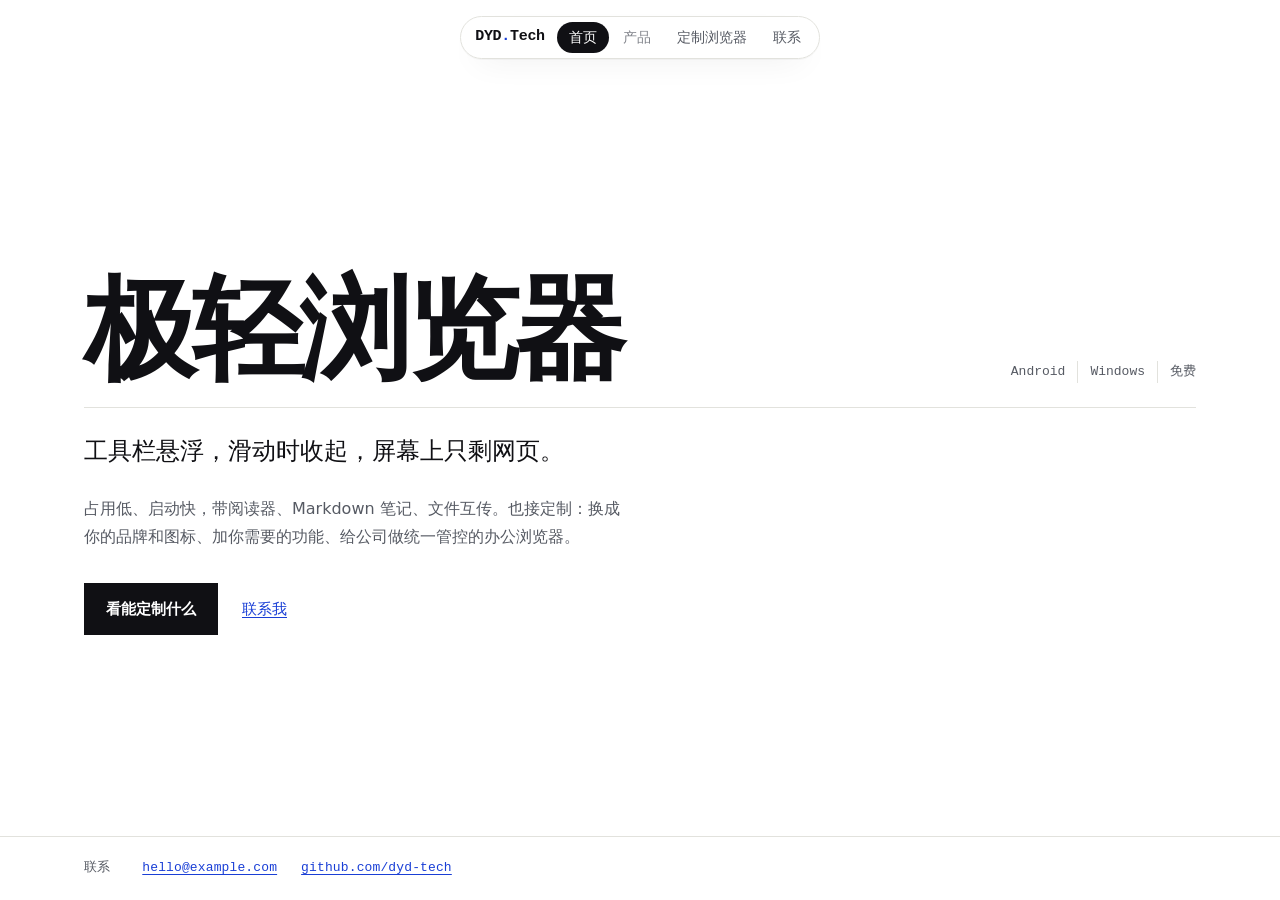
<file: index.html>
<!DOCTYPE html>
<html lang="zh-CN">
<head>
<meta charset="utf-8">
<meta name="viewport" content="width=device-width, initial-scale=1">
<title>极轻浏览器 · DYD Tech</title>
<meta name="description" content="极轻浏览器：Android 和 Windows 上的免费浏览器，工具栏悬浮、占用低、启动快。DYD Tech 也接浏览器定制，做品牌外观、指定功能和企业统一管控。">
<link rel="stylesheet" href="assets/style.css">
<link rel="icon" href="assets/logo.svg" type="image/svg+xml">
</head>
<body class="stage">
<a class="skip" href="#main">跳到正文</a>

<header class="masthead">
  <div class="pill">
    <a class="mark" href="index.html">DYD<span>.</span>Tech</a>
    <nav class="nav" aria-label="站内导航">
      <a href="index.html" aria-current="page">首页</a>
      <span class="soon">产品</span>
      <a href="custom.html">定制浏览器</a>
      <a href="#contact">联系</a>
    </nav>
  </div>
</header>

<main id="main">
  <section class="hero">
    <div class="wrap hero-grid">
      <div class="hero-top">
        <h1>极轻浏览器</h1>
        <ul class="specs">
          <li>Android</li>
          <li>Windows</li>
          <li>免费</li>
        </ul>
      </div>
      <p class="claim">工具栏悬浮，滑动时收起，屏幕上只剩网页。</p>
      <p class="note">占用低、启动快，带阅读器、Markdown 笔记、文件互传。也接定制：换成你的品牌和图标、加你需要的功能、给公司做统一管控的办公浏览器。</p>
      <div class="actions">
        <a class="btn" href="custom.html">看能定制什么</a>
        <a class="link-plain" href="#contact">联系我</a>
      </div>
    </div>
  </section>
</main>

<footer id="contact" class="foot">
  <div class="wrap foot-line">
    <span class="label mono">联系</span>
    <!-- 全站只有这一处需要替换：换成真实邮箱地址 -->
    <a class="mono" href="mailto:hello@example.com">hello@example.com</a>
    <a class="mono" href="https://github.com/dyd-tech">github.com/dyd-tech</a>
  </div>
</footer>
</body>
</html>
</file>
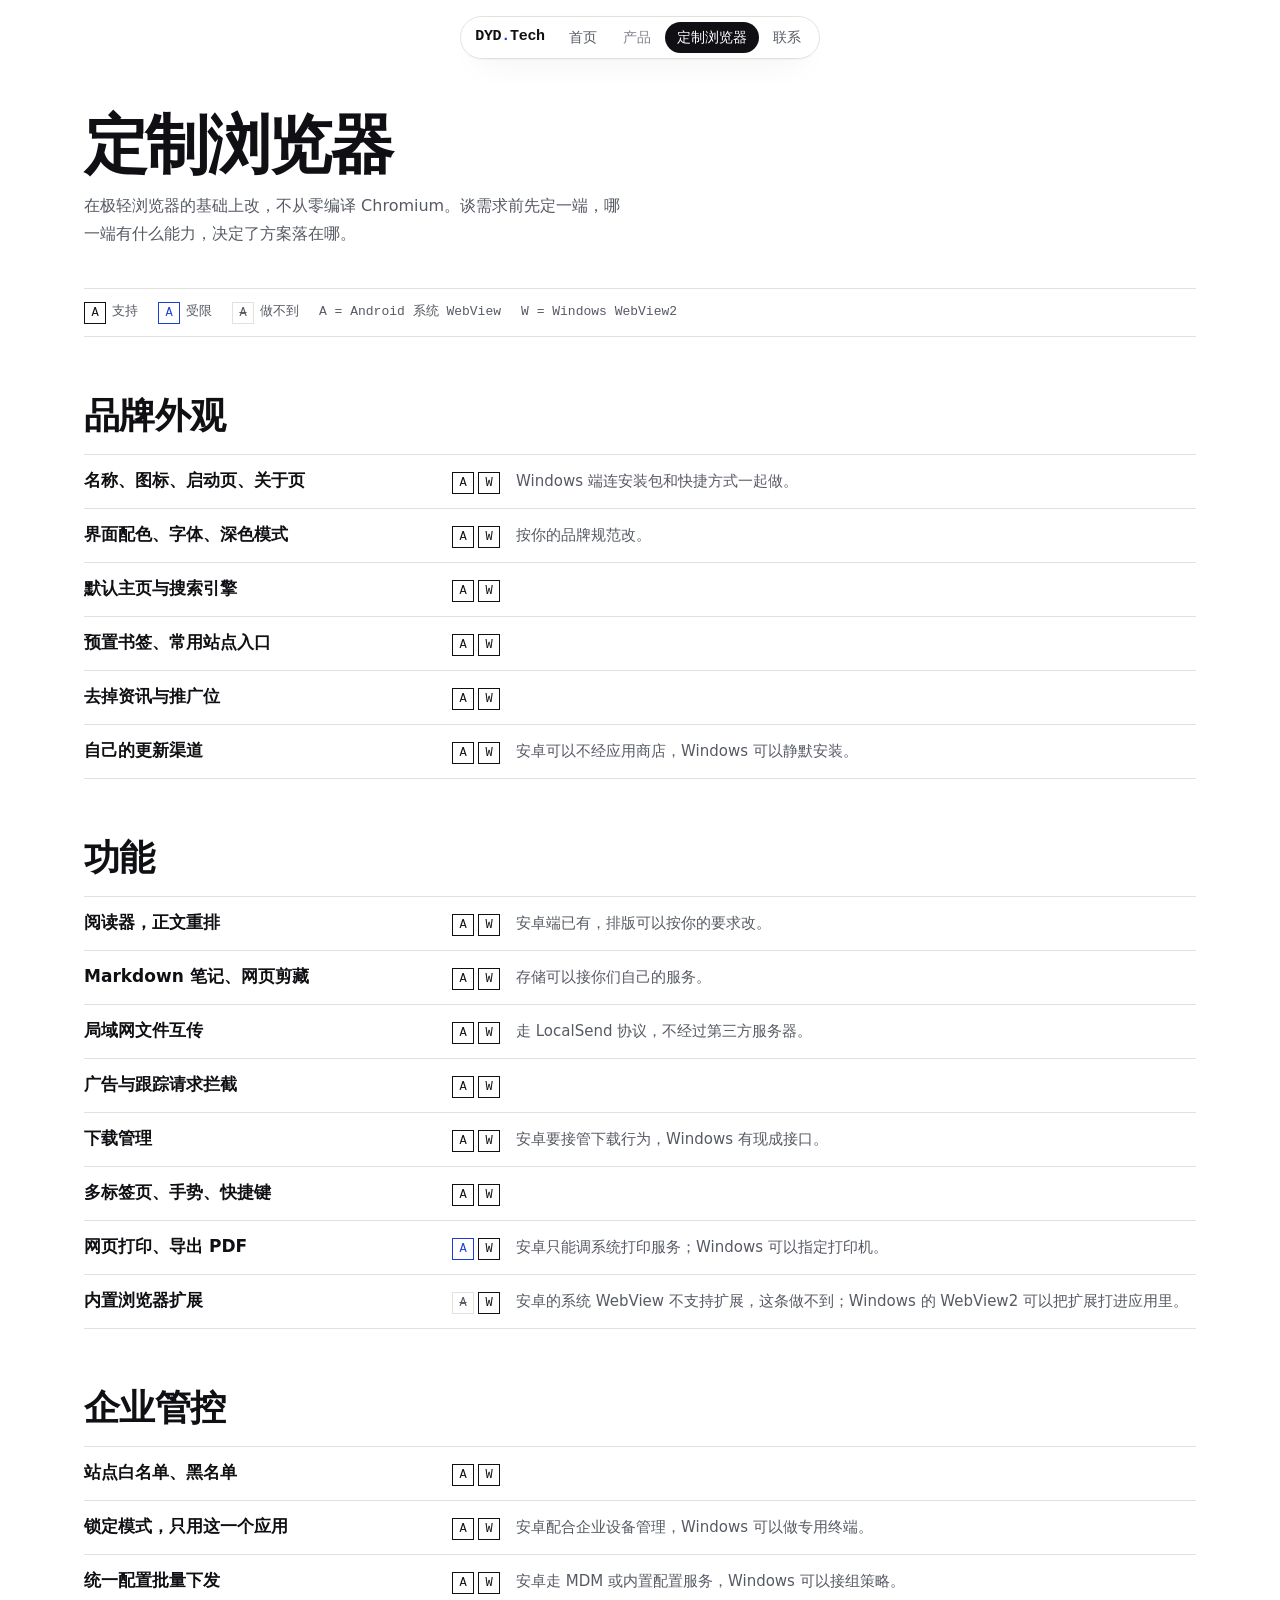
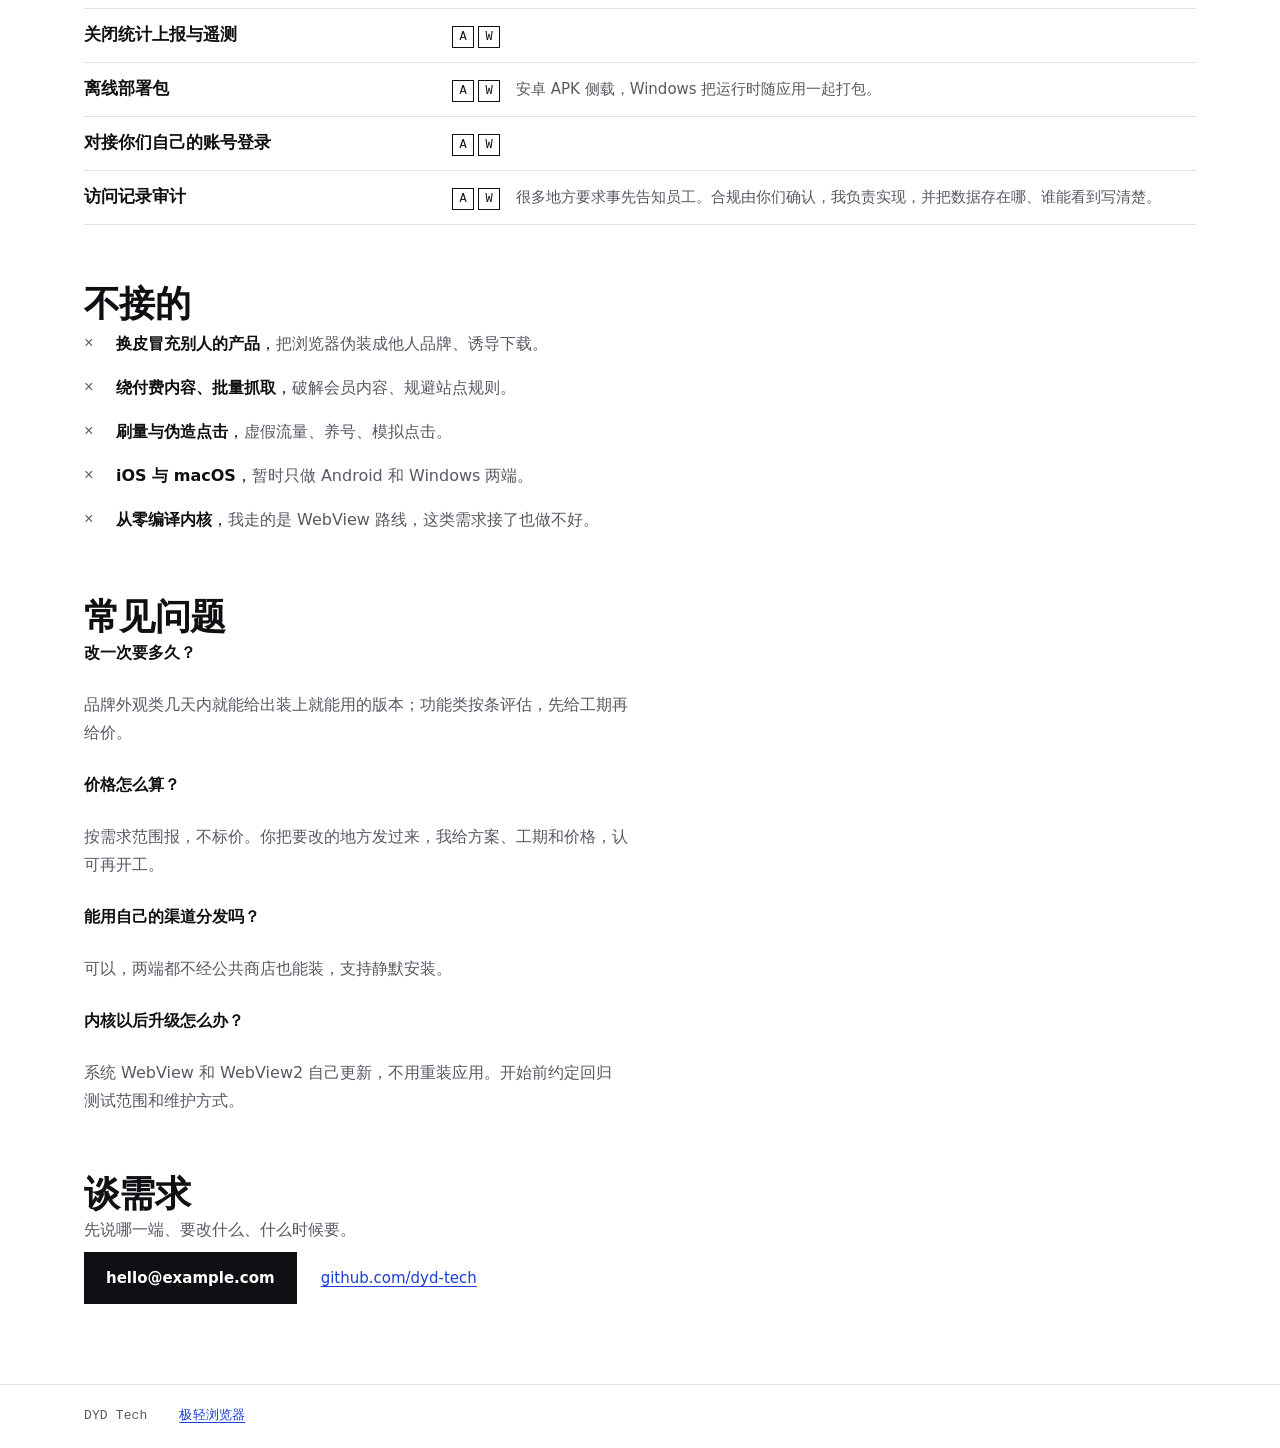
<file: custom.html>
<!DOCTYPE html>
<html lang="zh-CN">
<head>
<meta charset="utf-8">
<meta name="viewport" content="width=device-width, initial-scale=1">
<title>定制浏览器 · DYD Tech</title>
<meta name="description" content="浏览器定制开发：品牌外观、功能、企业管控三类。Android 系统 WebView 与 Windows WebView2 各自能做到什么、做不到什么，逐条列出。">
<link rel="stylesheet" href="assets/style.css">
<link rel="icon" href="assets/logo.svg" type="image/svg+xml">
</head>
<body>
<a class="skip" href="#main">跳到正文</a>

<header class="masthead">
  <div class="pill">
    <a class="mark" href="index.html">DYD<span>.</span>Tech</a>
    <nav class="nav" aria-label="站内导航">
      <a href="index.html">首页</a>
      <span class="soon">产品</span>
      <a href="custom.html" aria-current="page">定制浏览器</a>
      <a href="index.html#contact">联系</a>
    </nav>
  </div>
</header>

<main id="main" class="page">
  <div class="wrap">
    <div class="page-head">
      <h1>定制浏览器</h1>
      <p class="lede">在极轻浏览器的基础上改，不从零编译 Chromium。谈需求前先定一端，哪一端有什么能力，决定了方案落在哪。</p>
    </div>
    <div class="legend">
      <span><i class="m">A</i>支持</span>
      <span><i class="m part">A</i>受限</span>
      <span><i class="m no">A</i>做不到</span>
      <span>A = Android 系统 WebView</span>
      <span>W = Windows WebView2</span>
    </div>
  </div>

  <section class="spec wrap">
    <h2>品牌外观</h2>
    <ul class="rows">
      <li class="row">
        <h3>名称、图标、启动页、关于页</h3>
        <span class="marks"><i class="m">A</i><i class="m">W</i></span>
        <span class="desc">Windows 端连安装包和快捷方式一起做。</span>
      </li>
      <li class="row">
        <h3>界面配色、字体、深色模式</h3>
        <span class="marks"><i class="m">A</i><i class="m">W</i></span>
        <span class="desc">按你的品牌规范改。</span>
      </li>
      <li class="row">
        <h3>默认主页与搜索引擎</h3>
        <span class="marks"><i class="m">A</i><i class="m">W</i></span>
      </li>
      <li class="row">
        <h3>预置书签、常用站点入口</h3>
        <span class="marks"><i class="m">A</i><i class="m">W</i></span>
      </li>
      <li class="row">
        <h3>去掉资讯与推广位</h3>
        <span class="marks"><i class="m">A</i><i class="m">W</i></span>
      </li>
      <li class="row">
        <h3>自己的更新渠道</h3>
        <span class="marks"><i class="m">A</i><i class="m">W</i></span>
        <span class="desc">安卓可以不经应用商店，Windows 可以静默安装。</span>
      </li>
    </ul>
  </section>

  <section class="spec wrap">
    <h2>功能</h2>
    <ul class="rows">
      <li class="row">
        <h3>阅读器，正文重排</h3>
        <span class="marks"><i class="m">A</i><i class="m">W</i></span>
        <span class="desc">安卓端已有，排版可以按你的要求改。</span>
      </li>
      <li class="row">
        <h3>Markdown 笔记、网页剪藏</h3>
        <span class="marks"><i class="m">A</i><i class="m">W</i></span>
        <span class="desc">存储可以接你们自己的服务。</span>
      </li>
      <li class="row">
        <h3>局域网文件互传</h3>
        <span class="marks"><i class="m">A</i><i class="m">W</i></span>
        <span class="desc">走 LocalSend 协议，不经过第三方服务器。</span>
      </li>
      <li class="row">
        <h3>广告与跟踪请求拦截</h3>
        <span class="marks"><i class="m">A</i><i class="m">W</i></span>
      </li>
      <li class="row">
        <h3>下载管理</h3>
        <span class="marks"><i class="m">A</i><i class="m">W</i></span>
        <span class="desc">安卓要接管下载行为，Windows 有现成接口。</span>
      </li>
      <li class="row">
        <h3>多标签页、手势、快捷键</h3>
        <span class="marks"><i class="m">A</i><i class="m">W</i></span>
      </li>
      <li class="row">
        <h3>网页打印、导出 PDF</h3>
        <span class="marks"><i class="m part">A</i><i class="m">W</i></span>
        <span class="desc">安卓只能调系统打印服务；Windows 可以指定打印机。</span>
      </li>
      <li class="row">
        <h3>内置浏览器扩展</h3>
        <span class="marks"><i class="m no">A</i><i class="m">W</i></span>
        <span class="desc">安卓的系统 WebView 不支持扩展，这条做不到；Windows 的 WebView2 可以把扩展打进应用里。</span>
      </li>
    </ul>
  </section>

  <section class="spec wrap">
    <h2>企业管控</h2>
    <ul class="rows">
      <li class="row">
        <h3>站点白名单、黑名单</h3>
        <span class="marks"><i class="m">A</i><i class="m">W</i></span>
      </li>
      <li class="row">
        <h3>锁定模式，只用这一个应用</h3>
        <span class="marks"><i class="m">A</i><i class="m">W</i></span>
        <span class="desc">安卓配合企业设备管理，Windows 可以做专用终端。</span>
      </li>
      <li class="row">
        <h3>统一配置批量下发</h3>
        <span class="marks"><i class="m">A</i><i class="m">W</i></span>
        <span class="desc">安卓走 MDM 或内置配置服务，Windows 可以接组策略。</span>
      </li>
      <li class="row">
        <h3>关闭统计上报与遥测</h3>
        <span class="marks"><i class="m">A</i><i class="m">W</i></span>
      </li>
      <li class="row">
        <h3>离线部署包</h3>
        <span class="marks"><i class="m">A</i><i class="m">W</i></span>
        <span class="desc">安卓 APK 侧载，Windows 把运行时随应用一起打包。</span>
      </li>
      <li class="row">
        <h3>对接你们自己的账号登录</h3>
        <span class="marks"><i class="m">A</i><i class="m">W</i></span>
      </li>
      <li class="row">
        <h3>访问记录审计</h3>
        <span class="marks"><i class="m">A</i><i class="m">W</i></span>
        <span class="desc">很多地方要求事先告知员工。合规由你们确认，我负责实现，并把数据存在哪、谁能看到写清楚。</span>
      </li>
    </ul>
  </section>

  <section class="wrap">
    <h2>不接的</h2>
    <ul class="plain-list">
      <li><span class="x">×</span><span><strong>换皮冒充别人的产品</strong>，<span class="why">把浏览器伪装成他人品牌、诱导下载。</span></span></li>
      <li><span class="x">×</span><span><strong>绕付费内容、批量抓取</strong>，<span class="why">破解会员内容、规避站点规则。</span></span></li>
      <li><span class="x">×</span><span><strong>刷量与伪造点击</strong>，<span class="why">虚假流量、养号、模拟点击。</span></span></li>
      <li><span class="x">×</span><span><strong>iOS 与 macOS</strong>，<span class="why">暂时只做 Android 和 Windows 两端。</span></span></li>
      <li><span class="x">×</span><span><strong>从零编译内核</strong>，<span class="why">我走的是 WebView 路线，这类需求接了也做不好。</span></span></li>
    </ul>
  </section>

  <section class="wrap">
    <h2>常见问题</h2>
    <dl class="faq">
      <dt>改一次要多久？</dt>
      <dd>品牌外观类几天内就能给出装上就能用的版本；功能类按条评估，先给工期再给价。</dd>
      <dt>价格怎么算？</dt>
      <dd>按需求范围报，不标价。你把要改的地方发过来，我给方案、工期和价格，认可再开工。</dd>
      <dt>能用自己的渠道分发吗？</dt>
      <dd>可以，两端都不经公共商店也能装，支持静默安装。</dd>
      <dt>内核以后升级怎么办？</dt>
      <dd>系统 WebView 和 WebView2 自己更新，不用重装应用。开始前约定回归测试范围和维护方式。</dd>
    </dl>
  </section>

  <section class="wrap">
    <h2>谈需求</h2>
    <p class="note">先说哪一端、要改什么、什么时候要。</p>
    <div class="actions">
      <!-- 全站只有这一处需要替换：换成真实邮箱地址 -->
      <a class="btn" href="mailto:hello@example.com">hello@example.com</a>
      <a class="link-plain" href="https://github.com/dyd-tech">github.com/dyd-tech</a>
    </div>
  </section>
</main>

<footer class="foot">
  <div class="wrap foot-line">
    <span class="label mono">DYD Tech</span>
    <a class="mono" href="index.html">极轻浏览器</a>
  </div>
</footer>

<!--
事实依据（这张表查证过的来源，便于以后核对是否过时）：
- Android 系统 WebView 的实现自 Android 7.0（API 24）起由多个可选包提供，版本随设备而异：
  developer.android.com《Managing WebView implementation and lifecycle》，Jetpack Webkit getCurrentWebViewPackage()。
- Android WebView 的接管点在 WebViewClient / WebChromeClient：拦截请求、渲染进程被系统回收后恢复
  （onRenderProcessGone）、关闭匿名诊断上报（Manifest meta-data）。同一篇文档。
- Android 侧文档中没有加载浏览器扩展的接口，所以表里写"做不到"，不是保守猜测。
- Windows 端 WebView2 的 CoreWebView2Profile.AddBrowserExtensionAsync(path) 可加载扩展目录：
  learn.microsoft.com《CoreWebView2Profile.AddBrowserExtensionAsync Method》。
- WebView2 运行时部署分 Evergreen（跟随系统更新）与 Fixed Version（随应用打包、离线可用）两种，
  对应表中"离线部署包"；打印、下载、网络过滤均有对应 API。
-->
</body>
</html>
</file>
<file: assets/style.css>
/* DYD Tech 全站样式。零构建、不下载字体、不用 JavaScript。
   唯一的圆角和阴影属于顶部那颗悬浮胶囊——它是极轻浏览器那个悬浮工具栏的样子。 */

:root {
  --paper: #ffffff;
  --field: #f1f1ee;
  --ink: #101014;
  --muted: #565a63;
  --rule: #e2e2dd;
  --accent: #1a3fd6;

  --sans: system-ui, -apple-system, "Segoe UI", "PingFang SC", "Hiragino Sans GB", "Microsoft YaHei", "Noto Sans CJK SC", sans-serif;
  --mono: ui-monospace, "Cascadia Mono", "SF Mono", Menlo, Consolas, "Liberation Mono", monospace;

  --u: 8px;
  --gutter: clamp(20px, 5vw, 72px);
  --maxw: 1240px;
  --measure: 34em;
}

@media (prefers-color-scheme: dark) {
  :root {
    --paper: #0e0f11;
    --field: #191b1f;
    --ink: #f1f1ec;
    --muted: #9ba0ab;
    --rule: #2a2d33;
    --accent: #8ea7ff;
  }
}

*,
*::before,
*::after { box-sizing: border-box; }

html { -webkit-text-size-adjust: 100%; scroll-behavior: smooth; }

body {
  margin: 0;
  background: var(--paper);
  color: var(--ink);
  font-family: var(--sans);
  font-size: 1rem;
  line-height: 1.75;
  -webkit-font-smoothing: antialiased;
}

h1, h2, h3, p, ul, ol, dl, dd, figure { margin: 0; }
ul, ol { padding: 0; list-style: none; }

h1 { font-size: clamp(2.75rem, 11vw, 7rem); font-weight: 700; line-height: .96; letter-spacing: -.04em; }
h2 { font-size: clamp(1.5rem, 3.2vw, 2.25rem); font-weight: 700; line-height: 1.25; letter-spacing: -.02em; }
h3 { font-size: 1.0625rem; font-weight: 600; line-height: 1.4; }

a { color: var(--accent); text-decoration-thickness: 1px; text-underline-offset: .2em; }
a:hover { text-decoration-thickness: 2px; }

.mono { font-family: var(--mono); font-size: .8125rem; letter-spacing: .01em; }

.wrap { width: 100%; max-width: var(--maxw); margin-inline: auto; padding-inline: var(--gutter); }

.skip {
  position: absolute; left: -9999px; top: var(--u);
  background: var(--ink); color: var(--paper); padding: var(--u) calc(var(--u) * 2); z-index: 50;
}
.skip:focus { left: var(--u); }

:focus-visible { outline: 2px solid var(--accent); outline-offset: 3px; }

/* ---------- 悬浮胶囊导航：全站唯一带圆角和阴影的东西 ---------- */

.masthead {
  position: sticky; top: 0; z-index: 30;
  display: flex; justify-content: center;
  padding: calc(var(--u) * 2) var(--gutter);
}
.pill {
  display: flex; align-items: center; gap: calc(var(--u) * 1.5);
  max-width: 100%;
  padding: 5px 6px 5px 14px;
  border: 1px solid var(--rule);
  border-radius: 999px;
  background: color-mix(in srgb, var(--paper) 80%, transparent);
  backdrop-filter: blur(10px) saturate(1.3);
  box-shadow: 0 1px 1px rgba(0, 0, 0, .04), 0 12px 32px -20px rgba(0, 0, 0, .45);
}
.mark { font-family: var(--mono); font-weight: 700; font-size: .9375rem; letter-spacing: -.02em; text-decoration: none; color: var(--ink); white-space: nowrap; }
.mark span { color: var(--accent); }

.nav { display: flex; align-items: center; gap: 2px; min-width: 0; overflow-x: auto; scrollbar-width: none; }
.nav::-webkit-scrollbar { display: none; }
.nav a, .nav .soon {
  display: block; padding: 7px 12px; border-radius: 999px;
  font-size: .875rem; line-height: 1.2; white-space: nowrap; text-decoration: none;
  color: var(--muted);
}
.nav a:hover { color: var(--ink); background: var(--field); }
.nav a[aria-current="page"] { background: var(--ink); color: var(--paper); }
/* 还没有页面的入口：淡到一眼看得出还没接上，且不响应悬停 */
.nav .soon { color: color-mix(in srgb, var(--muted) 75%, var(--paper)); cursor: default; }
@media (max-width: 26rem) {
  .pill { gap: var(--u); padding-left: 10px; }
  .nav a, .nav .soon { padding: 7px 9px; }
}

/* ---------- 首页：用满一屏，不靠调像素 ---------- */

.stage { display: flex; flex-direction: column; min-height: 100vh; min-height: 100svh; }
.stage > main { flex: 1; display: flex; align-items: center; }
.hero { width: 100%; padding-block: calc(var(--u) * 5); }

.hero-grid { display: grid; gap: calc(var(--u) * 3); width: 100%; }
.hero-top {
  display: flex; align-items: flex-end; justify-content: space-between;
  gap: calc(var(--u) * 4) var(--gutter); flex-wrap: wrap;
  border-bottom: 1px solid var(--rule); padding-bottom: calc(var(--u) * 3);
}
.claim { font-size: clamp(1.125rem, 2.4vw, 1.5rem); line-height: 1.6; max-width: 22em; }
.specs { display: flex; align-items: center; gap: calc(var(--u) * 1.5); font-family: var(--mono); font-size: .8125rem; color: var(--muted); }
.specs li + li { padding-left: calc(var(--u) * 1.5); border-left: 1px solid var(--rule); }

.note { color: var(--muted); max-width: var(--measure); }

.actions { display: flex; align-items: center; gap: calc(var(--u) * 3); flex-wrap: wrap; margin-top: var(--u); }
.btn {
  display: inline-block; padding: 13px 22px;
  background: var(--ink); color: var(--paper);
  font-size: .9375rem; font-weight: 600; text-decoration: none;
}
.btn:hover { background: var(--accent); color: var(--paper); }
.link-plain { color: var(--accent); font-size: .9375rem; }

/* ---------- 页脚：地址用等宽，像地址栏 ---------- */

.foot { border-top: 1px solid var(--rule); }
.foot-line {
  display: flex; align-items: baseline; flex-wrap: wrap;
  gap: var(--u) calc(var(--u) * 3);
  padding-block: calc(var(--u) * 2.5);
}
.foot-line .label { color: var(--muted); margin-right: var(--u); }

/* ---------- 内页 ---------- */

.page { padding-block: calc(var(--u) * 5) calc(var(--u) * 10); display: grid; gap: calc(var(--u) * 7); }
.page h1 { font-size: clamp(2.25rem, 7vw, 4rem); }
.page-head { display: grid; gap: calc(var(--u) * 2); max-width: var(--measure); }
.lede { color: var(--muted); }

.legend {
  display: flex; align-items: center; flex-wrap: wrap; gap: var(--u) calc(var(--u) * 2.5);
  font-family: var(--mono); font-size: .8125rem; color: var(--muted);
  border-block: 1px solid var(--rule);
  margin-top: calc(var(--u) * 5); padding-block: calc(var(--u) * 1.5);
}
.legend span { display: inline-flex; align-items: center; gap: 6px; }

.spec { display: grid; gap: calc(var(--u) * 2); }
.rows { display: grid; border-top: 1px solid var(--rule); }
.row {
  display: grid; align-items: baseline; gap: var(--u) calc(var(--u) * 2);
  grid-template-columns: minmax(0, 1fr) auto;
  border-bottom: 1px solid var(--rule);
  padding-block: calc(var(--u) * 1.75);
}
.row .desc { grid-column: 1 / -1; color: var(--muted); font-size: .9375rem; line-height: 1.6; }
.marks { display: flex; gap: 4px; }
.m {
  font-family: var(--mono); font-size: .75rem; font-style: normal; line-height: 1;
  display: grid; place-items: center; width: 22px; height: 22px;
  border: 1px solid var(--ink); color: var(--ink);
}
.m.part { border-color: var(--accent); color: var(--accent); }
.m.no { border-color: var(--rule); color: var(--muted); text-decoration: line-through; }

@media (min-width: 60rem) {
  .row { grid-template-columns: minmax(0, 22rem) auto minmax(0, 1fr); }
  .row .desc { grid-column: auto; }
}

.plain-list { display: grid; gap: var(--u); }
.plain-list li { display: grid; grid-template-columns: 1.5em minmax(0, 1fr); gap: var(--u); padding-block: calc(var(--u) * .5); }
.plain-list .x { font-family: var(--mono); color: var(--muted); }
.plain-list strong { font-weight: 600; }
.plain-list .why { color: var(--muted); }

dl.faq { display: grid; gap: calc(var(--u) * 3); }
.faq dt { font-weight: 600; }
.faq dd { color: var(--muted); max-width: var(--measure); }

@media (prefers-reduced-motion: reduce) {
  html { scroll-behavior: auto; }
  * { transition: none !important; animation: none !important; }
}
</file>
